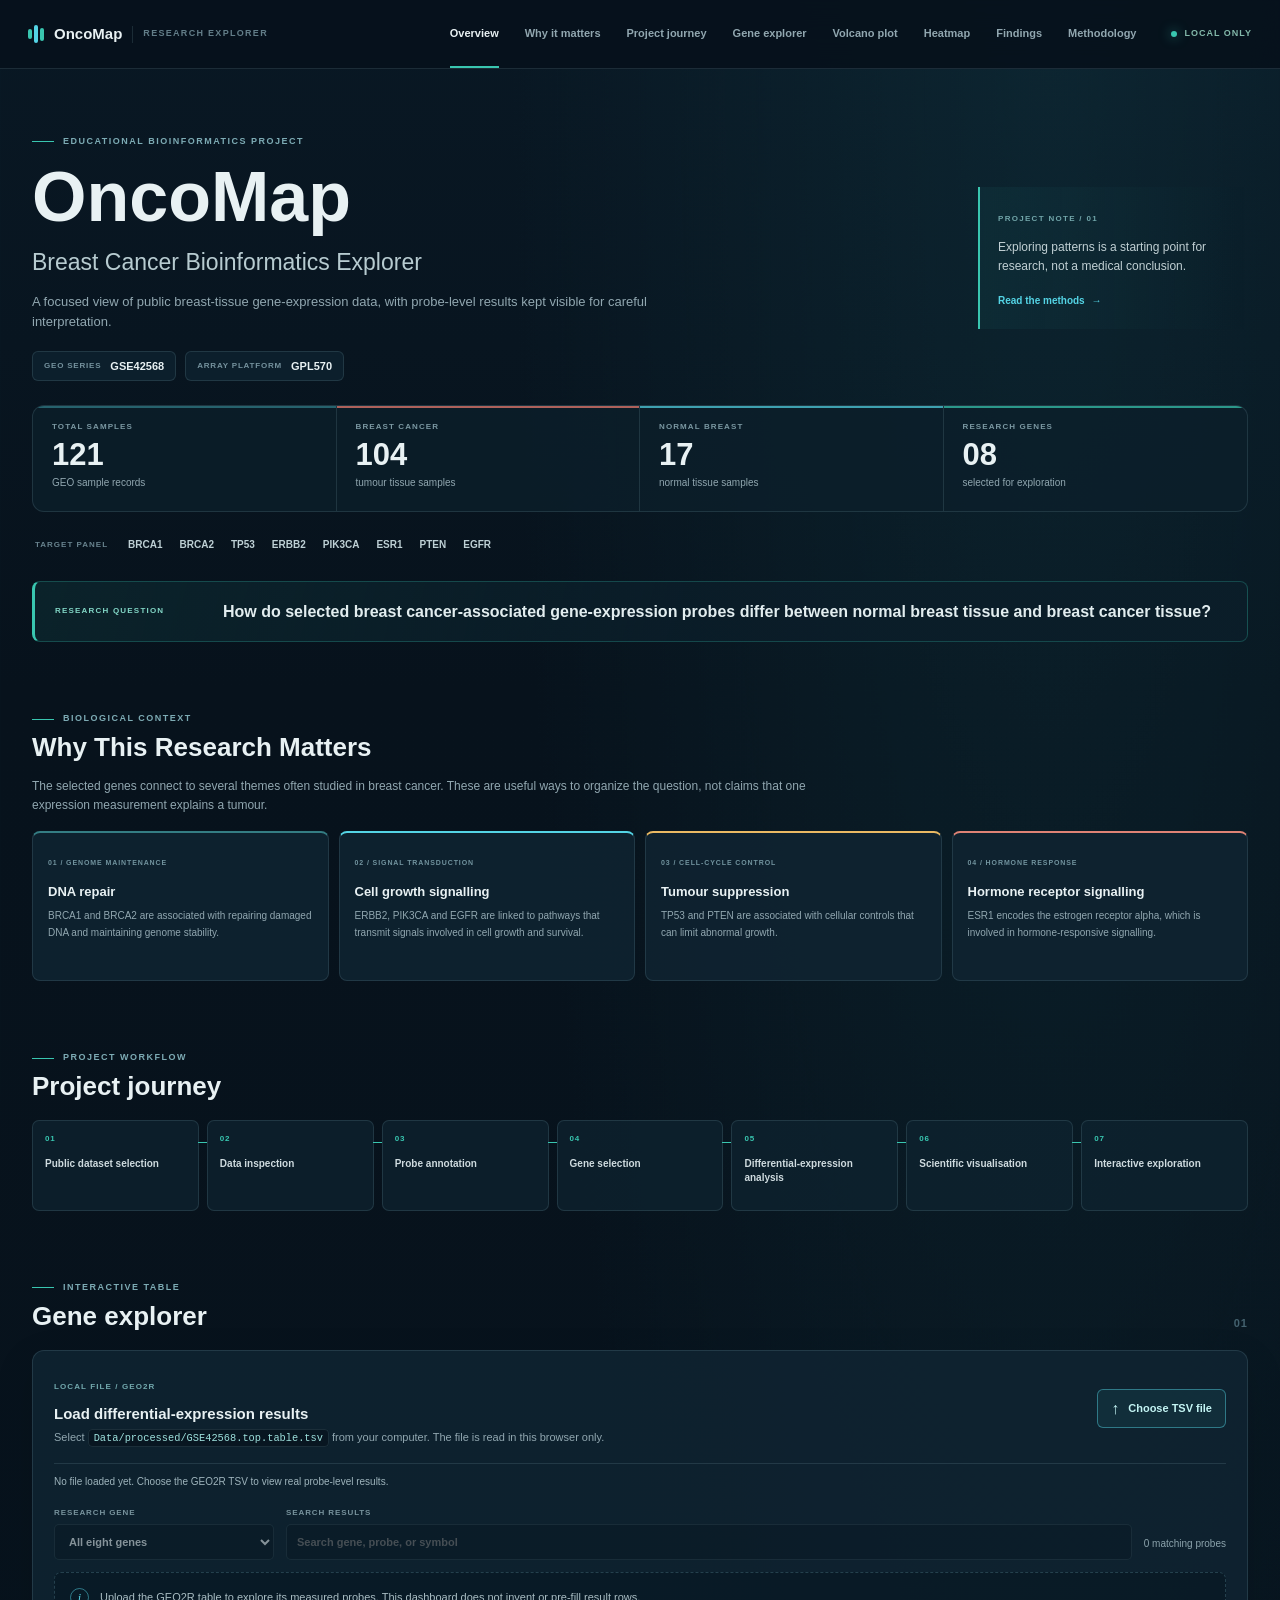
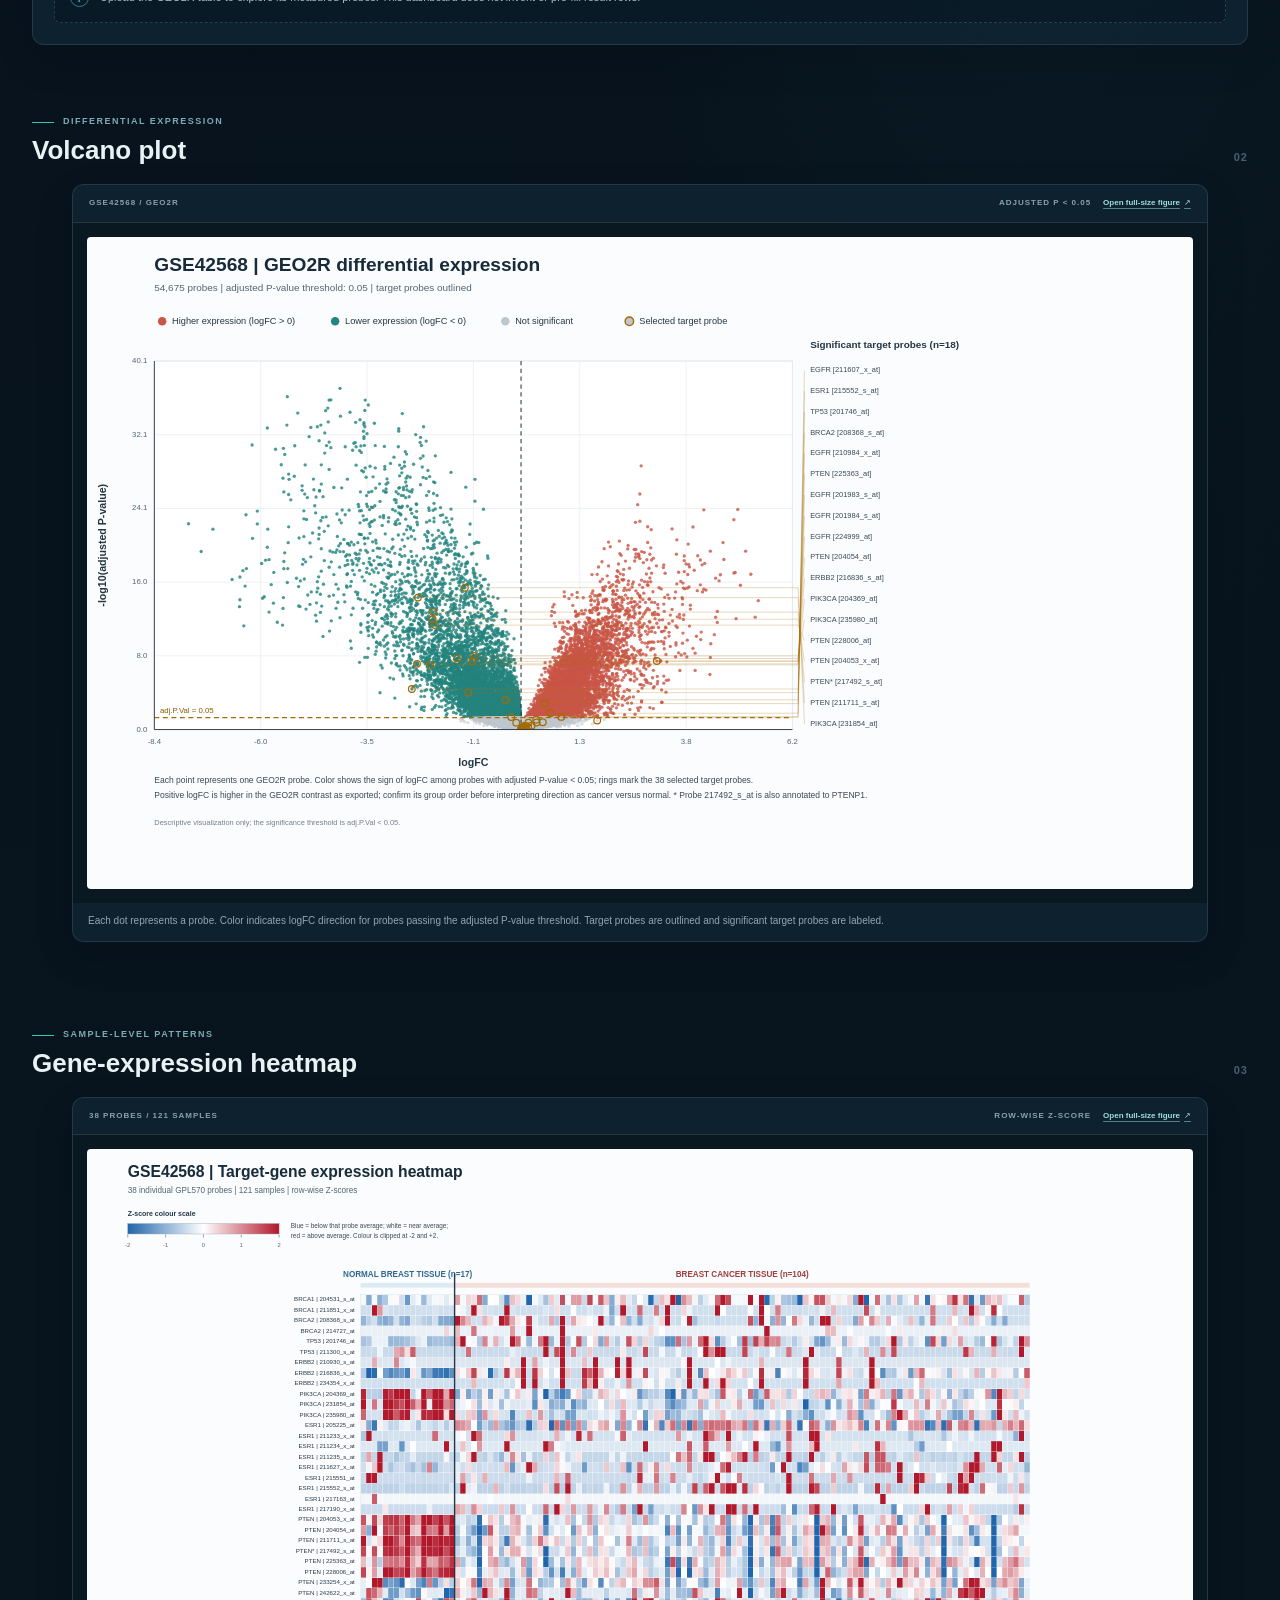
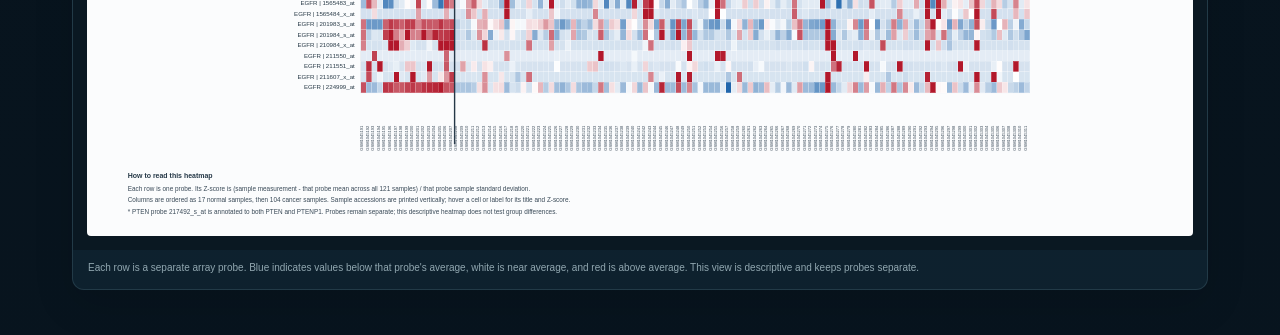
<file: index.html>
<!doctype html>
<html lang="en">
<head>
  <meta charset="utf-8">
  <meta name="viewport" content="width=device-width, initial-scale=1">
  <meta name="description" content="Explore OncoMap, a breast cancer gene-expression research dashboard.">
  <meta http-equiv="refresh" content="0; url=dashboard/">
  <title>OncoMap Research Dashboard</title>
</head>
<body>
  <main>
    <h1>OncoMap Research Dashboard</h1>
    <p>If you are not redirected automatically, <a href="dashboard/">Open the OncoMap research dashboard</a>.</p>
  </main>
</body>
</html>
</file>
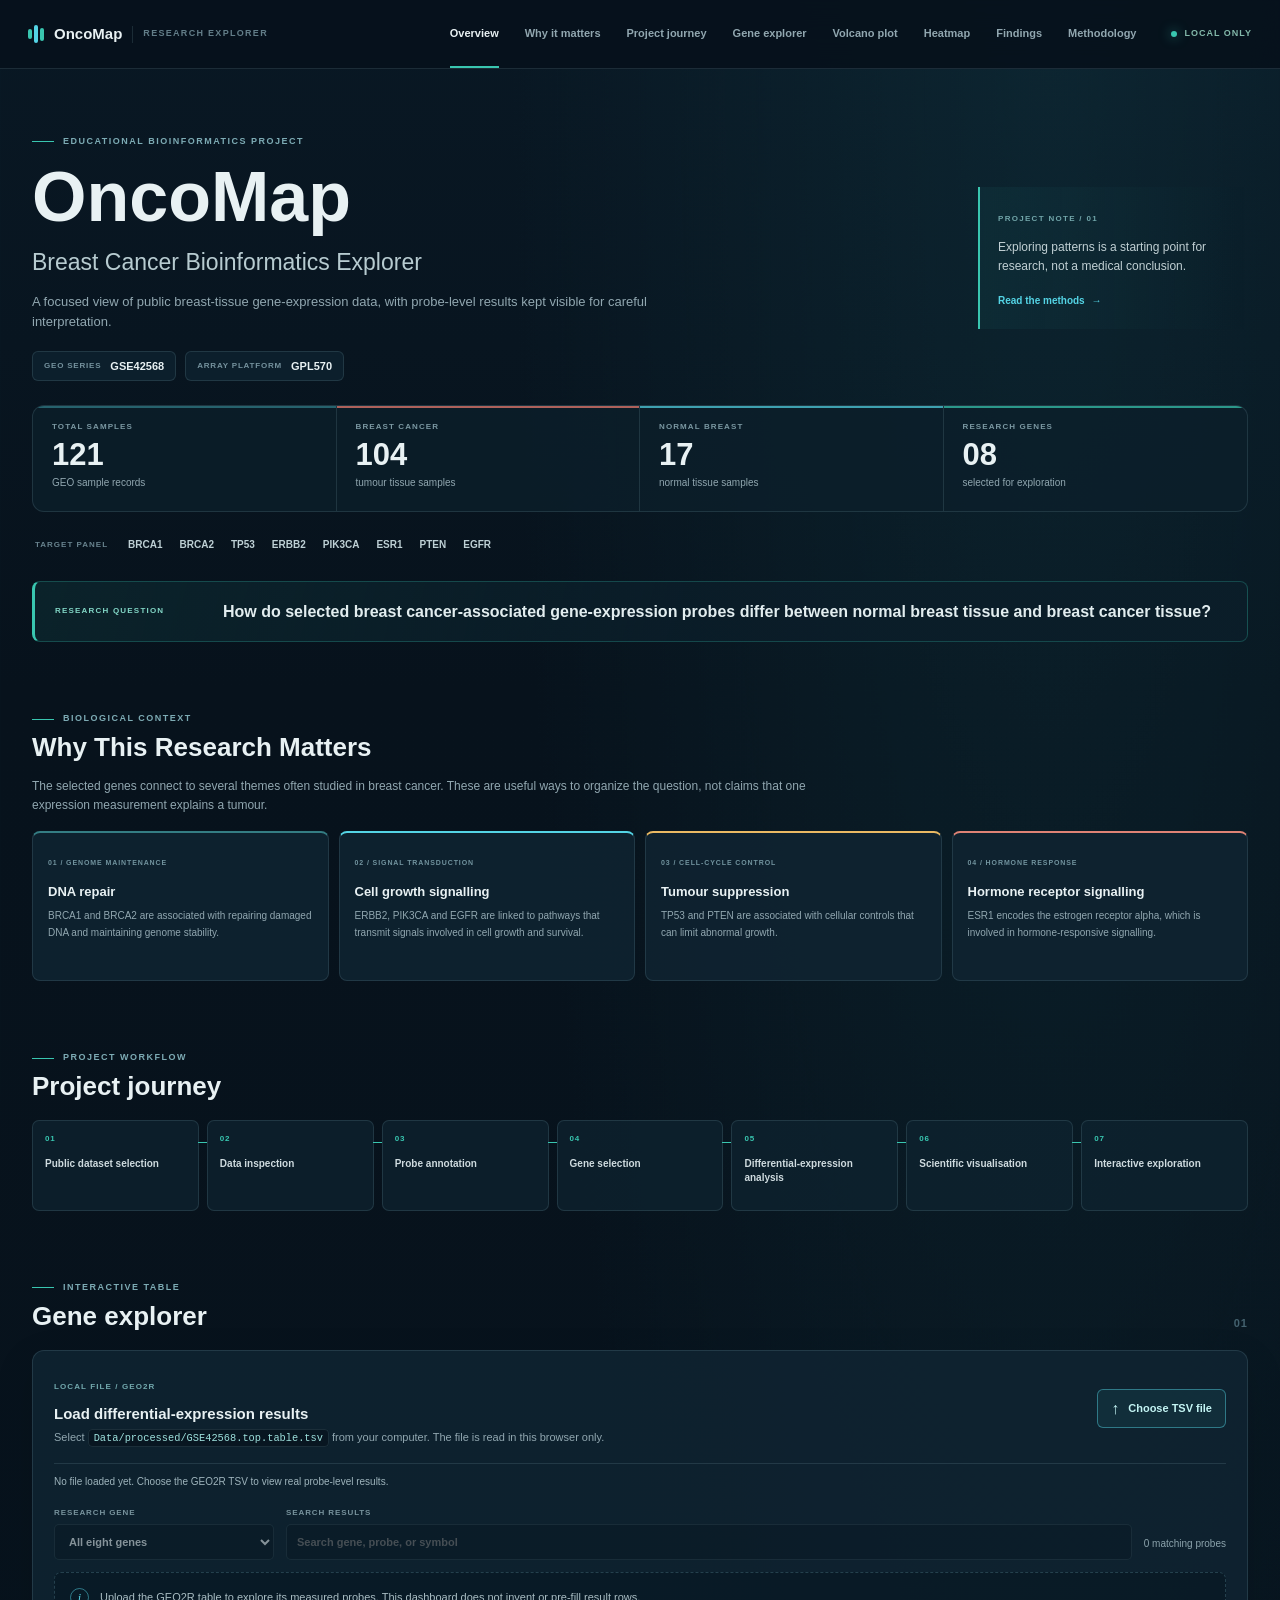
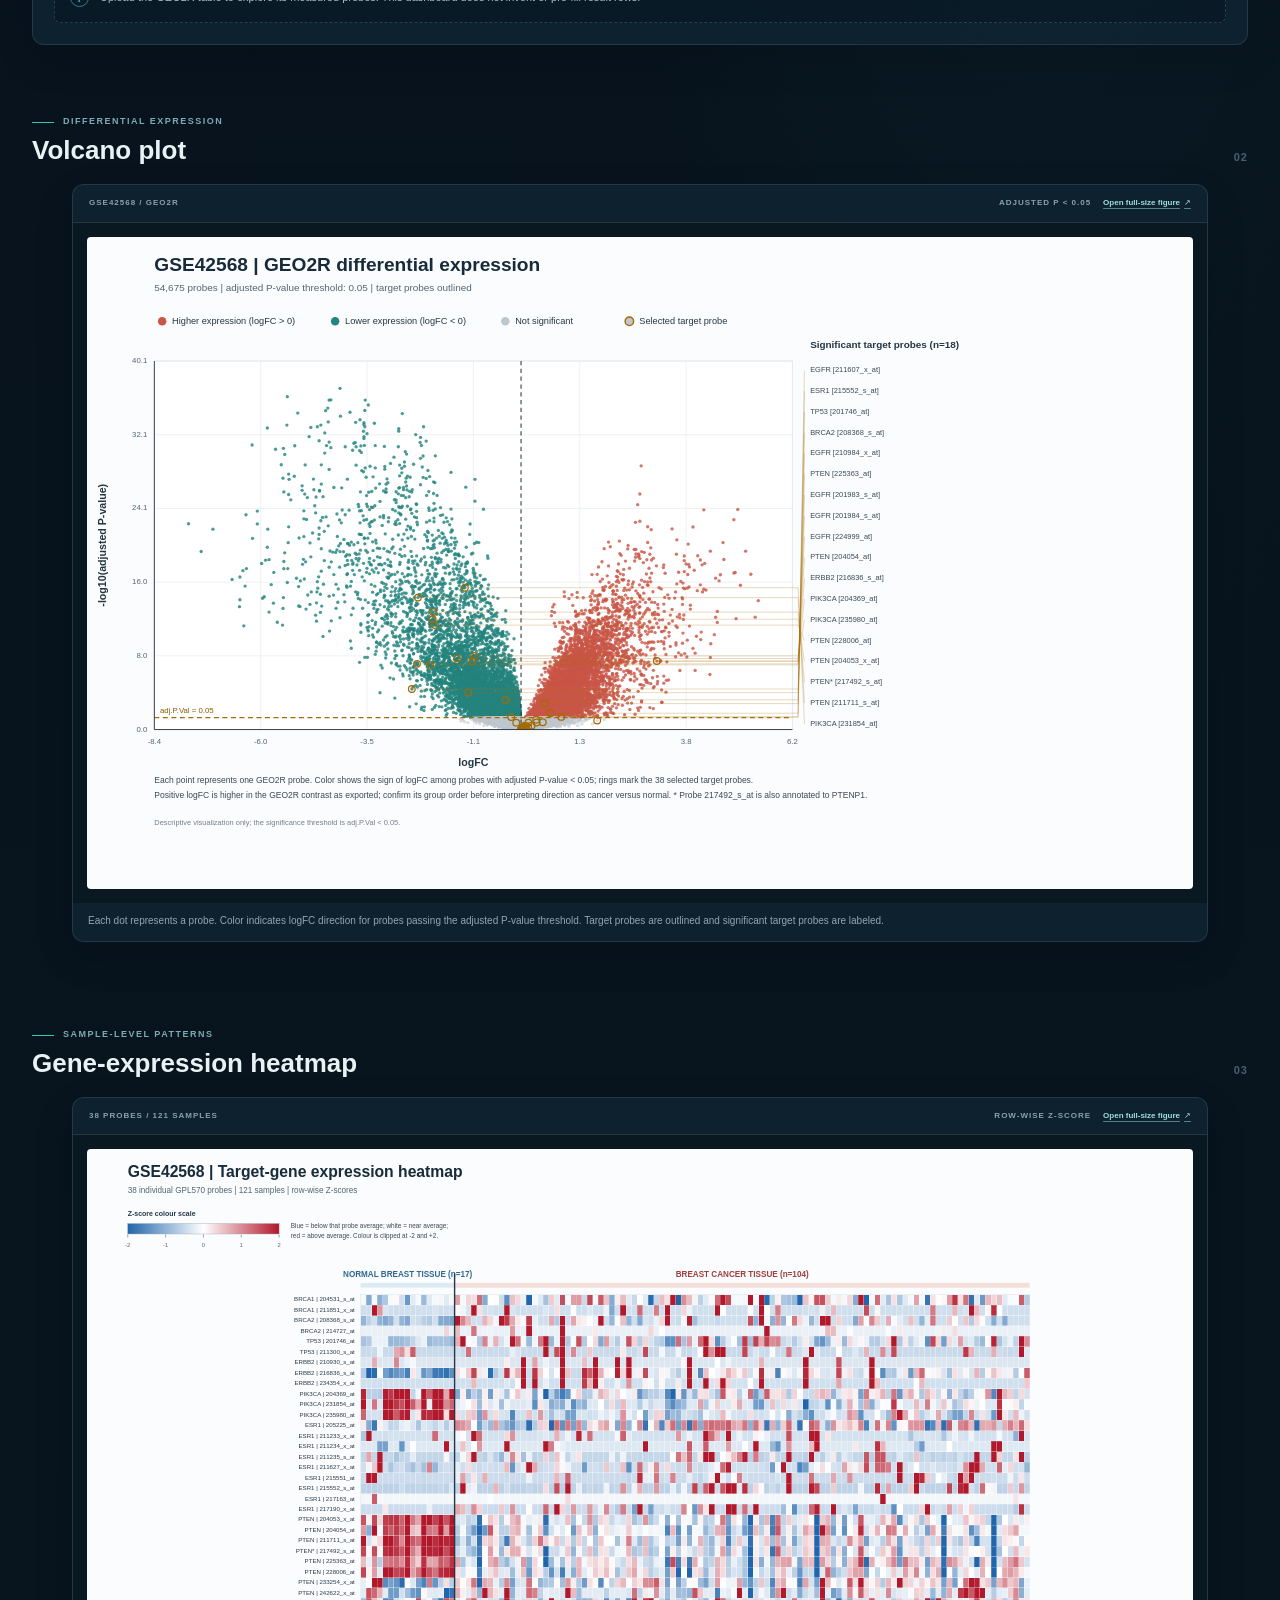
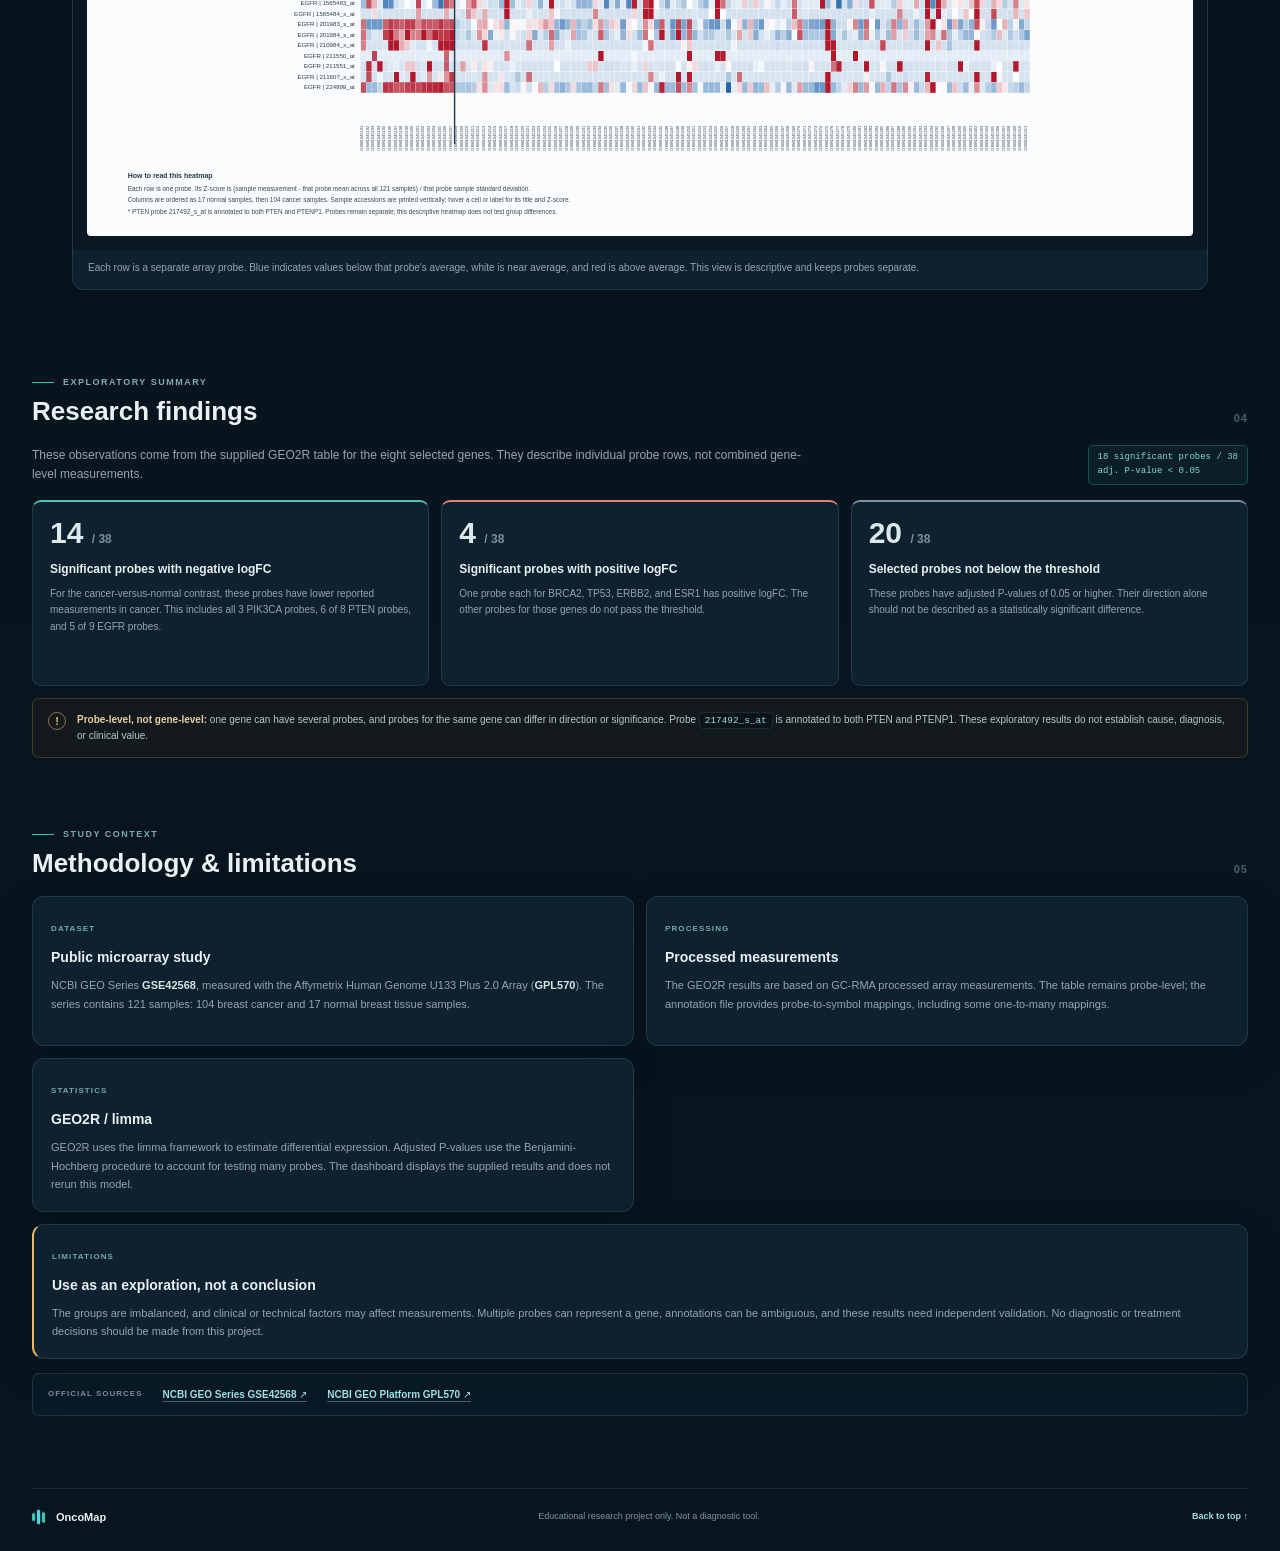
<file: dashboard/index.html>
<!doctype html>
<html lang="en">
<head>
  <meta charset="utf-8">
  <meta name="viewport" content="width=device-width, initial-scale=1">
  <meta name="theme-color" content="#07141f">
  <meta name="description" content="OncoMap is an educational breast cancer bioinformatics explorer for GEO dataset GSE42568.">
  <title>OncoMap | Breast Cancer Bioinformatics Explorer</title>
  <link rel="stylesheet" href="styles.css">
  <script src="app.js" defer></script>
</head>
<body>
  <a class="skip-link" href="#overview">Skip to research dashboard</a>
  <header class="topbar">
    <a class="brand" href="#overview" aria-label="OncoMap overview">
      <span class="brand-mark" aria-hidden="true"><span></span><span></span><span></span></span>
      <span class="brand-name">OncoMap</span>
      <span class="brand-divider" aria-hidden="true"></span>
      <span class="brand-context">RESEARCH EXPLORER</span>
    </a>
    <button class="nav-toggle" id="nav-toggle" type="button" aria-expanded="false" aria-controls="primary-nav" aria-label="Open navigation">
      <span></span><span></span>
    </button>
    <nav class="primary-nav" id="primary-nav" aria-label="Main navigation">
      <a href="#overview" class="nav-link is-active" aria-current="page">Overview</a>
      <a href="#why-research" class="nav-link">Why it matters</a>
      <a href="#project-journey" class="nav-link">Project journey</a>
      <a href="#gene-explorer" class="nav-link">Gene explorer</a>
      <a href="#volcano" class="nav-link">Volcano plot</a>
      <a href="#heatmap" class="nav-link">Heatmap</a>
      <a href="#findings" class="nav-link">Findings</a>
      <a href="#methodology" class="nav-link">Methodology</a>
    </nav>
    <span class="offline-indicator"><span></span> LOCAL ONLY</span>
  </header>

  <main>
    <section class="overview section-wrap" id="overview" aria-labelledby="page-title">
      <div class="overview-copy">
        <p class="eyebrow"><span class="eyebrow-rule"></span> EDUCATIONAL BIOINFORMATICS PROJECT</p>
        <h1 id="page-title">OncoMap</h1>
        <p class="hero-subtitle">Breast Cancer Bioinformatics Explorer</p>
        <p class="hero-description">A focused view of public breast-tissue gene-expression data, with probe-level results kept visible for careful interpretation.</p>
        <div class="dataset-tags" aria-label="Dataset details">
          <span><span class="tag-label">GEO SERIES</span> GSE42568</span>
          <span><span class="tag-label">ARRAY PLATFORM</span> GPL570</span>
        </div>
      </div>
      <aside class="overview-note" aria-label="Project purpose">
        <span class="note-index">PROJECT NOTE / 01</span>
        <p>Exploring patterns is a starting point for research, not a medical conclusion.</p>
        <a href="#methodology">Read the methods <span aria-hidden="true">&#8594;</span></a>
      </aside>
      <div class="overview-metrics" aria-label="Dataset summary">
        <article class="metric metric-total">
          <span class="metric-label">TOTAL SAMPLES</span>
          <strong>121</strong>
          <span class="metric-detail">GEO sample records</span>
        </article>
        <article class="metric metric-cancer">
          <span class="metric-label">BREAST CANCER</span>
          <strong>104</strong>
          <span class="metric-detail">tumour tissue samples</span>
        </article>
        <article class="metric metric-normal">
          <span class="metric-label">NORMAL BREAST</span>
          <strong>17</strong>
          <span class="metric-detail">normal tissue samples</span>
        </article>
        <article class="metric metric-genes">
          <span class="metric-label">RESEARCH GENES</span>
          <strong>08</strong>
          <span class="metric-detail">selected for exploration</span>
        </article>
      </div>
      <div class="gene-ribbon" aria-label="Selected research genes">
        <span class="ribbon-label">TARGET PANEL</span>
        <span>BRCA1</span><span>BRCA2</span><span>TP53</span><span>ERBB2</span>
        <span>PIK3CA</span><span>ESR1</span><span>PTEN</span><span>EGFR</span>
      </div>
      <div class="research-question" aria-labelledby="research-question-title">
        <span class="question-label" id="research-question-title">RESEARCH QUESTION</span>
        <p>How do selected breast cancer-associated gene-expression probes differ between normal breast tissue and breast cancer tissue?</p>
      </div>
    </section>

    <section class="section-wrap content-section" id="why-research" aria-labelledby="why-title">
      <div class="section-heading">
        <div>
          <p class="eyebrow"><span class="eyebrow-rule"></span> BIOLOGICAL CONTEXT</p>
          <h2 id="why-title">Why This Research Matters</h2>
        </div>
      </div>
      <p class="section-intro">The selected genes connect to several themes often studied in breast cancer. These are useful ways to organize the question, not claims that one expression measurement explains a tumour.</p>
      <div class="theme-grid">
        <article class="theme-item">
          <span class="theme-index">01 / GENOME MAINTENANCE</span>
          <h3>DNA repair</h3>
          <p>BRCA1 and BRCA2 are associated with repairing damaged DNA and maintaining genome stability.</p>
        </article>
        <article class="theme-item">
          <span class="theme-index">02 / SIGNAL TRANSDUCTION</span>
          <h3>Cell growth signalling</h3>
          <p>ERBB2, PIK3CA and EGFR are linked to pathways that transmit signals involved in cell growth and survival.</p>
        </article>
        <article class="theme-item">
          <span class="theme-index">03 / CELL-CYCLE CONTROL</span>
          <h3>Tumour suppression</h3>
          <p>TP53 and PTEN are associated with cellular controls that can limit abnormal growth.</p>
        </article>
        <article class="theme-item">
          <span class="theme-index">04 / HORMONE RESPONSE</span>
          <h3>Hormone receptor signalling</h3>
          <p>ESR1 encodes the estrogen receptor alpha, which is involved in hormone-responsive signalling.</p>
        </article>
      </div>
    </section>

    <section class="section-wrap content-section" id="project-journey" aria-labelledby="journey-title">
      <div class="section-heading">
        <div>
          <p class="eyebrow"><span class="eyebrow-rule"></span> PROJECT WORKFLOW</p>
          <h2 id="journey-title">Project journey</h2>
        </div>
      </div>
      <ol class="journey-list">
        <li><span>01</span><strong>Public dataset selection</strong></li>
        <li><span>02</span><strong>Data inspection</strong></li>
        <li><span>03</span><strong>Probe annotation</strong></li>
        <li><span>04</span><strong>Gene selection</strong></li>
        <li><span>05</span><strong>Differential-expression analysis</strong></li>
        <li><span>06</span><strong>Scientific visualisation</strong></li>
        <li><span>07</span><strong>Interactive exploration</strong></li>
      </ol>
    </section>

    <section class="section-wrap content-section" id="gene-explorer" aria-labelledby="explorer-title">
      <div class="section-heading">
        <div>
          <p class="eyebrow"><span class="eyebrow-rule"></span> INTERACTIVE TABLE</p>
          <h2 id="explorer-title">Gene explorer</h2>
        </div>
        <span class="section-number">01</span>
      </div>
      <div class="explorer-panel">
        <div class="upload-row">
          <div class="upload-copy">
            <span class="upload-step">LOCAL FILE / GEO2R</span>
            <h3>Load differential-expression results</h3>
            <p>Select <code>Data/processed/GSE42568.top.table.tsv</code> from your computer. The file is read in this browser only.</p>
          </div>
          <label class="upload-button" for="tsv-file">
            <span class="upload-icon" aria-hidden="true">&#8593;</span>
            <span>Choose TSV file</span>
            <input id="tsv-file" type="file" accept=".tsv,.txt,text/tab-separated-values,text/plain">
          </label>
        </div>
        <p class="upload-status" id="upload-status" role="status" aria-live="polite">No file loaded yet. Choose the GEO2R TSV to view real probe-level results.</p>
        <div class="explorer-controls" aria-label="Table filters">
          <label class="control-field" for="gene-filter">
            <span>RESEARCH GENE</span>
            <select id="gene-filter" disabled>
              <option value="all">All eight genes</option>
              <option value="BRCA1">BRCA1</option>
              <option value="BRCA2">BRCA2</option>
              <option value="TP53">TP53</option>
              <option value="ERBB2">ERBB2</option>
              <option value="PIK3CA">PIK3CA</option>
              <option value="ESR1">ESR1</option>
              <option value="PTEN">PTEN</option>
              <option value="EGFR">EGFR</option>
            </select>
          </label>
          <label class="control-field search-field" for="table-search">
            <span>SEARCH RESULTS</span>
            <input id="table-search" type="search" placeholder="Search gene, probe, or symbol" disabled>
          </label>
          <span class="result-count" id="result-count">0 matching probes</span>
        </div>
        <div class="table-message" id="table-message">
          <span class="message-symbol" aria-hidden="true">i</span>
          <p>Upload the GEO2R table to explore its measured probes. This dashboard does not invent or pre-fill result rows.</p>
        </div>
        <div class="table-scroll" id="table-scroll" hidden>
          <table class="results-table">
            <thead>
              <tr>
                <th scope="col" data-sort-column="gene" aria-sort="none"><button type="button" data-sort="gene" aria-label="Sort by target gene"><span class="sort-label">Target gene</span> <span class="sort-mark" aria-hidden="true">&#8597;</span></button></th>
                <th scope="col" data-sort-column="probe" aria-sort="none"><button type="button" data-sort="probe" aria-label="Sort by probe ID"><span class="sort-label">Probe ID</span> <span class="sort-mark" aria-hidden="true">&#8597;</span></button></th>
                <th scope="col">GEO2R gene symbol</th>
                <th scope="col" data-sort-column="logFC" aria-sort="none"><button type="button" data-sort="logFC" aria-label="Sort by log fold change"><span class="sort-label">logFC</span> <span class="sort-mark" aria-hidden="true">&#8597;</span></button></th>
                <th scope="col" data-sort-column="adjP" aria-sort="ascending"><button type="button" data-sort="adjP" aria-label="Sort by adjusted P-value, ascending"><span class="sort-label">Adjusted P-value</span> <span class="sort-mark" aria-hidden="true">&#8593;</span></button></th>
                <th scope="col" data-sort-column="significance" aria-sort="none"><button type="button" data-sort="significance" aria-label="Sort by significance"><span class="sort-label">Result</span> <span class="sort-mark" aria-hidden="true">&#8597;</span></button></th>
              </tr>
            </thead>
            <tbody id="results-body"></tbody>
          </table>
        </div>
      </div>
    </section>

    <section class="section-wrap content-section" id="volcano" aria-labelledby="volcano-title">
      <div class="section-heading">
        <div>
          <p class="eyebrow"><span class="eyebrow-rule"></span> DIFFERENTIAL EXPRESSION</p>
          <h2 id="volcano-title">Volcano plot</h2>
        </div>
        <span class="section-number">02</span>
      </div>
      <figure class="figure-panel">
        <div class="figure-toolbar"><span>GSE42568 / GEO2R</span><div class="figure-actions"><span>ADJUSTED P &lt; 0.05</span><a href="../figures/volcano_plot.svg" target="_blank" rel="noopener noreferrer">Open full-size figure <span aria-hidden="true">&#8599;</span></a></div></div>
        <p class="figure-scroll-hint"><span aria-hidden="true">&#8596;</span> Wide figure: scroll horizontally to inspect the details.</p>
        <div class="figure-viewport"><img src="../figures/volcano_plot.svg" alt="Volcano plot of GEO2R differential expression results. Points show log fold change and adjusted P-value; target probes are highlighted."></div>
        <figcaption>Each dot represents a probe. Color indicates logFC direction for probes passing the adjusted P-value threshold. Target probes are outlined and significant target probes are labeled.</figcaption>
      </figure>
    </section>

    <section class="section-wrap content-section" id="heatmap" aria-labelledby="heatmap-title">
      <div class="section-heading">
        <div>
          <p class="eyebrow"><span class="eyebrow-rule"></span> SAMPLE-LEVEL PATTERNS</p>
          <h2 id="heatmap-title">Gene-expression heatmap</h2>
        </div>
        <span class="section-number">03</span>
      </div>
      <figure class="figure-panel">
        <div class="figure-toolbar"><span>38 PROBES / 121 SAMPLES</span><div class="figure-actions"><span>ROW-WISE Z-SCORE</span><a href="../figures/gene_expression_heatmap.svg" target="_blank" rel="noopener noreferrer">Open full-size figure <span aria-hidden="true">&#8599;</span></a></div></div>
        <p class="figure-scroll-hint"><span aria-hidden="true">&#8596;</span> Wide figure: scroll horizontally to inspect the details.</p>
        <div class="figure-viewport"><img src="../figures/gene_expression_heatmap.svg" alt="Heatmap of row-wise standardized expression for 38 individual target probes across normal breast and breast cancer samples."></div>
        <figcaption>Each row is a separate array probe. Blue indicates values below that probe's average, white is near average, and red is above average. This view is descriptive and keeps probes separate.</figcaption>
      </figure>
    </section>

    <section class="section-wrap content-section" id="findings" aria-labelledby="findings-title">
      <div class="section-heading">
        <div>
          <p class="eyebrow"><span class="eyebrow-rule"></span> EXPLORATORY SUMMARY</p>
          <h2 id="findings-title">Research findings</h2>
        </div>
        <span class="section-number">04</span>
      </div>
      <div class="findings-intro">
        <p>These observations come from the supplied GEO2R table for the eight selected genes. They describe individual probe rows, not combined gene-level measurements.</p>
        <span class="threshold-chip">18 significant probes / 38<br>adj. P-value &lt; 0.05</span>
      </div>
      <div class="finding-grid">
        <article class="finding-card finding-down">
          <span class="finding-count">14 <small>/ 38</small></span>
          <h3>Significant probes with negative logFC</h3>
          <p>For the cancer-versus-normal contrast, these probes have lower reported measurements in cancer. This includes all 3 PIK3CA probes, 6 of 8 PTEN probes, and 5 of 9 EGFR probes.</p>
        </article>
        <article class="finding-card finding-up">
          <span class="finding-count">4 <small>/ 38</small></span>
          <h3>Significant probes with positive logFC</h3>
          <p>One probe each for BRCA2, TP53, ERBB2, and ESR1 has positive logFC. The other probes for those genes do not pass the threshold.</p>
        </article>
        <article class="finding-card finding-caution">
          <span class="finding-count">20 <small>/ 38</small></span>
          <h3>Selected probes not below the threshold</h3>
          <p>These probes have adjusted P-values of 0.05 or higher. Their direction alone should not be described as a statistically significant difference.</p>
        </article>
      </div>
      <aside class="interpretation-note">
        <span class="note-mark" aria-hidden="true">!</span>
        <p><strong>Probe-level, not gene-level:</strong> one gene can have several probes, and probes for the same gene can differ in direction or significance. Probe <code>217492_s_at</code> is annotated to both PTEN and PTENP1. These exploratory results do not establish cause, diagnosis, or clinical value.</p>
      </aside>
    </section>

    <section class="section-wrap content-section" id="methodology" aria-labelledby="methodology-title">
      <div class="section-heading">
        <div>
          <p class="eyebrow"><span class="eyebrow-rule"></span> STUDY CONTEXT</p>
          <h2 id="methodology-title">Methodology &amp; limitations</h2>
        </div>
        <span class="section-number">05</span>
      </div>
      <div class="method-grid">
        <article class="method-card">
          <span class="method-label">DATASET</span>
          <h3>Public microarray study</h3>
          <p>NCBI GEO Series <strong>GSE42568</strong>, measured with the Affymetrix Human Genome U133 Plus 2.0 Array (<strong>GPL570</strong>). The series contains 121 samples: 104 breast cancer and 17 normal breast tissue samples.</p>
        </article>
        <article class="method-card">
          <span class="method-label">PROCESSING</span>
          <h3>Processed measurements</h3>
          <p>The GEO2R results are based on GC-RMA processed array measurements. The table remains probe-level; the annotation file provides probe-to-symbol mappings, including some one-to-many mappings.</p>
        </article>
        <article class="method-card">
          <span class="method-label">STATISTICS</span>
          <h3>GEO2R / limma</h3>
          <p>GEO2R uses the limma framework to estimate differential expression. Adjusted P-values use the Benjamini-Hochberg procedure to account for testing many probes. The dashboard displays the supplied results and does not rerun this model.</p>
        </article>
        <article class="method-card method-limitations">
          <span class="method-label">LIMITATIONS</span>
          <h3>Use as an exploration, not a conclusion</h3>
          <p>The groups are imbalanced, and clinical or technical factors may affect measurements. Multiple probes can represent a gene, annotations can be ambiguous, and these results need independent validation. No diagnostic or treatment decisions should be made from this project.</p>
        </article>
      </div>
      <div class="source-links" aria-label="Official research sources">
        <span class="source-label">OFFICIAL SOURCES</span>
        <a href="https://www.ncbi.nlm.nih.gov/geo/query/acc.cgi?acc=GSE42568" target="_blank" rel="noopener noreferrer">NCBI GEO Series GSE42568 <span aria-hidden="true">&#8599;</span></a>
        <a href="https://www.ncbi.nlm.nih.gov/geo/query/acc.cgi?acc=GPL570" target="_blank" rel="noopener noreferrer">NCBI GEO Platform GPL570 <span aria-hidden="true">&#8599;</span></a>
      </div>
    </section>
  </main>

  <footer class="site-footer">
    <div class="footer-brand"><span class="brand-mark small" aria-hidden="true"><span></span><span></span><span></span></span><strong>OncoMap</strong></div>
    <p>Educational research project only. Not a diagnostic tool.</p>
    <a href="#overview">Back to top <span aria-hidden="true">&#8593;</span></a>
  </footer>
</body>
</html>
</file>
<file: dashboard/styles.css>
:root {
  color-scheme: dark;
  --navy-950: #07121c;
  --navy-900: #0a1925;
  --navy-850: #0d202d;
  --navy-800: #112735;
  --navy-700: #1b3947;
  --ink: #e8f1f3;
  --muted: #91a7b0;
  --subtle: #637e89;
  --teal: #39c6b0;
  --cyan: #54d4e5;
  --line: rgba(136, 177, 188, 0.17);
  --surface: rgba(15, 36, 49, 0.88);
  --surface-strong: #102633;
  --red: #ef7c70;
  --amber: #eab963;
  --radius: 12px;
  --content: 1240px;
  font-family: "Segoe UI", "Arial", sans-serif;
  font-synthesis: none;
  text-rendering: optimizeLegibility;
}

* { box-sizing: border-box; }
html { scroll-behavior: smooth; scroll-padding-top: 84px; background: var(--navy-950); }
body {
  margin: 0;
  min-width: 320px;
  color: var(--ink);
  background:
    radial-gradient(ellipse at 82% 0%, rgba(35, 122, 132, 0.14), transparent 34rem),
    linear-gradient(180deg, #091824 0%, var(--navy-950) 43rem, #08151f 100%);
  line-height: 1.55;
}
a { color: inherit; text-decoration: none; }
button, input, select { font: inherit; }
button, a, input, select { -webkit-tap-highlight-color: transparent; }
::selection { color: #07141c; background: var(--cyan); }

.skip-link {
  position: fixed;
  z-index: 20;
  top: 8px;
  left: 8px;
  padding: 10px 14px;
  transform: translateY(-150%);
  color: var(--navy-950);
  background: var(--cyan);
  border-radius: 6px;
}
.skip-link:focus { transform: translateY(0); }

.topbar {
  position: sticky;
  z-index: 10;
  top: 0;
  display: flex;
  align-items: center;
  gap: 24px;
  min-height: 68px;
  padding: 0 max(28px, calc((100vw - 1440px) / 2));
  border-bottom: 1px solid var(--line);
  background: rgba(7, 18, 28, 0.94);
  backdrop-filter: blur(16px);
}
.brand { display: inline-flex; align-items: center; gap: 10px; white-space: nowrap; }
.brand-name { font-size: 15px; font-weight: 750; letter-spacing: 0; }
.brand-context, .brand-divider { color: var(--subtle); }
.brand-context { font-size: 9px; font-weight: 700; letter-spacing: 1.3px; }
.brand-divider { width: 1px; height: 17px; background: var(--line); }
.brand-mark { display: inline-flex; align-items: center; gap: 2px; height: 20px; }
.brand-mark span { width: 4px; border-radius: 4px; background: var(--teal); }
.brand-mark span:nth-child(1) { height: 10px; }
.brand-mark span:nth-child(2) { height: 18px; background: var(--cyan); }
.brand-mark span:nth-child(3) { height: 13px; }
.primary-nav { display: flex; align-items: stretch; gap: 4px; margin-left: auto; height: 68px; }
.nav-link { position: relative; display: inline-flex; align-items: center; padding: 0 11px; color: var(--muted); font-size: 11px; font-weight: 600; transition: color 160ms ease; }
.nav-link:hover, .nav-link:focus-visible, .nav-link.is-active { color: var(--ink); }
.nav-link.is-active::after { position: absolute; right: 11px; bottom: 0; left: 11px; height: 2px; content: ""; background: var(--teal); }
.offline-indicator { display: inline-flex; align-items: center; gap: 7px; color: #83b9aa; font-size: 9px; font-weight: 750; letter-spacing: 1px; white-space: nowrap; }
.offline-indicator span { width: 6px; height: 6px; border-radius: 50%; background: var(--teal); box-shadow: 0 0 12px rgba(57, 198, 176, 0.7); }
.nav-toggle { display: none; }

.section-wrap { width: min(var(--content), calc(100% - 64px)); margin-right: auto; margin-left: auto; }
.overview { display: grid; grid-template-columns: minmax(0, 1fr) 270px; gap: 24px 40px; padding-top: 66px; }
.overview-copy { max-width: 770px; animation: rise-in 500ms ease both; }
.eyebrow { display: flex; align-items: center; gap: 9px; margin: 0 0 14px; color: #7dabb4; font-size: 9px; font-weight: 800; letter-spacing: 1.5px; }
.eyebrow-rule { display: inline-block; width: 22px; height: 1px; background: var(--teal); }
h1, h2, h3, p { margin-top: 0; }
h1 { margin-bottom: 0; font-size: clamp(42px, 6vw, 70px); line-height: 0.98; font-weight: 750; letter-spacing: 0; }
.hero-subtitle { margin: 13px 0 12px; color: #b7cbd0; font-size: clamp(18px, 2vw, 23px); font-weight: 400; }
.hero-description { max-width: 630px; margin-bottom: 19px; color: var(--muted); font-size: 13px; }
.dataset-tags { display: flex; flex-wrap: wrap; gap: 9px; }
.dataset-tags > span { display: inline-flex; align-items: center; gap: 9px; min-height: 30px; padding: 0 11px; border: 1px solid var(--line); border-radius: 6px; background: rgba(16, 38, 51, 0.68); font-size: 11px; font-weight: 700; }
.tag-label { color: #75929e; font-size: 8px; letter-spacing: 0.8px; }
.overview-note { align-self: center; padding: 17px 18px; border-left: 2px solid var(--teal); background: linear-gradient(90deg, rgba(33, 113, 115, 0.12), transparent); animation: rise-in 600ms 80ms ease both; }
.note-index { color: #71a5a9; font-size: 8px; font-weight: 800; letter-spacing: 1.3px; }
.overview-note p { margin: 9px 0 11px; color: #c1d0d4; font-size: 12px; line-height: 1.6; }
.overview-note a { color: var(--cyan); font-size: 10px; font-weight: 700; }
.overview-note a span { padding-left: 4px; }
.overview-metrics { grid-column: 1 / -1; display: grid; grid-template-columns: repeat(4, minmax(0, 1fr)); border: 1px solid var(--line); border-radius: var(--radius); overflow: hidden; background: rgba(12, 31, 43, 0.78); animation: rise-in 650ms 120ms ease both; }
.metric { position: relative; min-height: 105px; padding: 15px 19px; border-right: 1px solid var(--line); }
.metric:last-child { border-right: 0; }
.metric::before { position: absolute; top: 0; left: 0; width: 100%; height: 2px; content: ""; background: #327d88; opacity: 0.72; }
.metric-cancer::before { background: var(--red); }
.metric-normal::before { background: var(--cyan); }
.metric-genes::before { background: var(--teal); }
.metric-label { display: block; color: #7b98a2; font-size: 8px; font-weight: 800; letter-spacing: 1.1px; }
.metric strong { display: inline-block; margin-top: 5px; font-size: 31px; font-variant-numeric: tabular-nums; line-height: 1.05; font-weight: 650; }
.metric-detail { display: block; margin-top: 2px; color: var(--muted); font-size: 10px; }
.gene-ribbon { grid-column: 1 / -1; display: flex; flex-wrap: wrap; align-items: center; gap: 8px 17px; padding: 1px 3px 4px; color: #bed0d5; font-size: 10px; font-weight: 650; }
.ribbon-label { margin-right: 3px; color: #68838e; font-size: 8px; font-weight: 800; letter-spacing: 1px; }
.research-question { grid-column: 1 / -1; display: grid; grid-template-columns: 150px minmax(0, 1fr); align-items: center; gap: 18px; padding: 18px 20px; border: 1px solid rgba(57, 198, 176, 0.26); border-left: 3px solid var(--teal); border-radius: 8px; background: linear-gradient(105deg, rgba(28, 107, 103, 0.18), rgba(11, 30, 42, 0.78) 55%); }
.question-label { color: #82d6c6; font-size: 8px; font-weight: 800; letter-spacing: 1.2px; }
.research-question p { margin: 0; color: #e2edef; font-size: 16px; font-weight: 560; line-height: 1.45; }

.content-section { padding-top: 70px; scroll-margin-top: 88px; }
.section-heading { display: flex; align-items: end; justify-content: space-between; gap: 16px; margin-bottom: 18px; }
.section-heading .eyebrow { margin-bottom: 7px; }
h2 { margin: 0; font-size: 26px; line-height: 1.15; font-weight: 680; letter-spacing: 0; }
.section-number { color: #44626f; font-size: 11px; font-weight: 800; letter-spacing: 1px; }
.section-intro { max-width: 820px; margin: -4px 0 17px; color: var(--muted); font-size: 12px; }
.theme-grid { display: grid; grid-template-columns: repeat(4, minmax(0, 1fr)); gap: 10px; }
.theme-item { min-height: 150px; padding: 15px; border: 1px solid var(--line); border-top: 2px solid #347d83; border-radius: 8px; background: var(--surface); }
.theme-item:nth-child(2) { border-top-color: var(--cyan); }
.theme-item:nth-child(3) { border-top-color: var(--amber); }
.theme-item:nth-child(4) { border-top-color: #df8375; }
.theme-index { color: #71939e; font-size: 7px; font-weight: 800; letter-spacing: 0.9px; }
.theme-item h3 { margin: 9px 0 6px; font-size: 13px; font-weight: 670; }
.theme-item p { margin: 0; color: var(--muted); font-size: 10px; line-height: 1.65; }
.journey-list { display: grid; grid-template-columns: repeat(7, minmax(0, 1fr)); gap: 8px; margin: 0; padding: 0; list-style: none; counter-reset: journey; }
.journey-list li { position: relative; display: flex; flex-direction: column; gap: 12px; min-height: 91px; padding: 12px; border: 1px solid var(--line); border-radius: 7px; background: rgba(15, 36, 49, 0.7); }
.journey-list li:not(:last-child)::after { position: absolute; z-index: 1; top: 21px; right: -9px; width: 9px; height: 1px; content: ""; background: var(--teal); }
.journey-list li span { color: var(--teal); font-size: 8px; font-weight: 800; letter-spacing: 0.8px; }
.journey-list li strong { color: #cfdbdf; font-size: 10px; font-weight: 620; line-height: 1.4; }
.explorer-panel, .figure-panel, .method-card { border: 1px solid var(--line); border-radius: var(--radius); background: var(--surface); box-shadow: 0 14px 40px rgba(0, 0, 0, 0.12); }
.explorer-panel { padding: 21px; }
.upload-row { display: flex; align-items: center; justify-content: space-between; gap: 22px; padding-bottom: 17px; border-bottom: 1px solid var(--line); }
.upload-step { color: #72a8ad; font-size: 8px; font-weight: 800; letter-spacing: 1.1px; }
.upload-copy h3 { margin: 5px 0 4px; font-size: 15px; font-weight: 650; }
.upload-copy p { margin: 0; color: var(--muted); font-size: 11px; }
code { padding: 2px 5px; border: 1px solid rgba(120, 166, 176, 0.17); border-radius: 4px; color: #9de0dc; background: rgba(5, 17, 26, 0.64); font-family: Consolas, "Courier New", monospace; font-size: 0.94em; }
.upload-button { position: relative; display: inline-flex; align-items: center; justify-content: center; gap: 9px; flex: 0 0 auto; min-height: 39px; padding: 0 13px; border: 1px solid rgba(84, 212, 229, 0.45); border-radius: 6px; color: #c4f5f4; background: rgba(39, 130, 139, 0.13); cursor: pointer; font-size: 11px; font-weight: 700; transition: background 160ms ease, border-color 160ms ease; }
.upload-button:hover { border-color: var(--cyan); background: rgba(39, 130, 139, 0.25); }
.upload-button:focus-within { outline: 2px solid var(--cyan); outline-offset: 3px; }
.upload-icon { font-size: 16px; line-height: 1; }
.upload-button input { position: absolute; width: 1px; height: 1px; overflow: hidden; clip: rect(0, 0, 0, 0); white-space: nowrap; clip-path: inset(50%); }
.upload-status { min-height: 17px; margin: 10px 0 16px; color: #9eb4bc; font-size: 10px; }
.upload-status[data-state="error"] { color: #ff9a91; }
.upload-status[data-state="success"] { color: #77d7bc; }
.upload-status[data-state="warning"] { color: #f0c77b; }
.explorer-controls { display: grid; grid-template-columns: 220px minmax(220px, 1fr) auto; align-items: end; gap: 12px; margin-bottom: 12px; }
.control-field { display: grid; gap: 5px; color: #78939d; font-size: 8px; font-weight: 800; letter-spacing: 0.9px; }
.control-field select, .control-field input { width: 100%; min-height: 36px; padding: 0 10px; border: 1px solid rgba(124, 164, 174, 0.22); border-radius: 5px; outline: none; color: var(--ink); background: #0a1a25; font-size: 11px; letter-spacing: 0; }
.control-field select:focus, .control-field input:focus { border-color: var(--cyan); box-shadow: 0 0 0 2px rgba(84, 212, 229, 0.13); }
.control-field select:disabled, .control-field input:disabled { opacity: 0.55; }
.result-count { padding-bottom: 9px; color: #8ca4ad; font-size: 10px; white-space: nowrap; }
.table-message { display: flex; align-items: flex-start; gap: 11px; padding: 15px; border: 1px dashed rgba(102, 156, 169, 0.3); border-radius: 7px; background: rgba(8, 24, 34, 0.62); }
.message-symbol { display: grid; flex: 0 0 19px; place-items: center; width: 19px; height: 19px; border: 1px solid rgba(84, 212, 229, 0.5); border-radius: 50%; color: var(--cyan); font-family: Georgia, serif; font-size: 12px; font-style: italic; }
.table-message p { margin: 1px 0 0; color: #a9bdc3; font-size: 11px; }
.table-scroll { overflow: auto; max-height: 530px; border: 1px solid var(--line); border-radius: 7px; }
.results-table { width: 100%; border-collapse: collapse; min-width: 850px; font-size: 11px; font-variant-numeric: tabular-nums; }
.results-table th { position: sticky; z-index: 1; top: 0; padding: 10px 11px; color: #9cb2ba; background: #102633; text-align: left; font-size: 8px; letter-spacing: 0.65px; text-transform: uppercase; }
.results-table th button { padding: 0; border: 0; color: inherit; background: transparent; cursor: pointer; font-size: inherit; font-weight: 800; letter-spacing: inherit; text-transform: inherit; }
.results-table th button:hover, .results-table th button:focus-visible { color: var(--cyan); }
.sort-mark { padding-left: 3px; color: #5c7d88; font-size: 11px; }
.results-table th[aria-sort="ascending"] .sort-mark, .results-table th[aria-sort="descending"] .sort-mark { color: var(--cyan); }
.results-table td { padding: 8px 11px; border-top: 1px solid rgba(136, 177, 188, 0.1); color: #cad7db; white-space: nowrap; }
.results-table tbody tr:hover { background: rgba(74, 164, 167, 0.08); }
.results-table td:nth-child(2) { color: #8fdbd8; font-family: Consolas, "Courier New", monospace; }
.result-badge { display: inline-flex; align-items: center; gap: 6px; padding: 3px 7px; border-radius: 999px; font-size: 9px; font-weight: 700; }
.result-badge::before { width: 5px; height: 5px; border-radius: 50%; content: ""; background: currentColor; }
.result-badge.significant { color: #82ddc4; background: rgba(50, 154, 127, 0.14); }
.result-badge.not-significant { color: #9aadb4; background: rgba(124, 144, 153, 0.12); }

.figure-panel { overflow: hidden; }
.figure-toolbar { display: flex; justify-content: space-between; gap: 12px; padding: 12px 16px; border-bottom: 1px solid var(--line); color: #86a4ad; font-size: 8px; font-weight: 800; letter-spacing: 1px; }
.figure-actions { display: flex; align-items: center; justify-content: flex-end; flex-wrap: wrap; gap: 12px; }
.figure-actions a { display: inline-flex; align-items: center; gap: 4px; color: #9de0dc; font-size: 8px; letter-spacing: 0; text-decoration: underline; text-decoration-color: rgba(157, 224, 220, 0.5); text-underline-offset: 3px; }
.figure-actions a:hover, .figure-actions a:focus-visible { color: var(--cyan); }
.figure-scroll-hint { display: none; margin: 0; padding: 8px 13px 0; color: #9eb4bc; font-size: 10px; }
.figure-scroll-hint span { padding-right: 4px; color: var(--cyan); }
.figure-viewport { overflow: auto; padding: 14px; background: #0a1822; overscroll-behavior-inline: contain; scrollbar-color: #347b82 #0a1822; scrollbar-width: thin; -webkit-overflow-scrolling: touch; }
.figure-viewport img { display: block; width: 100%; height: auto; min-width: 680px; max-width: 1380px; border-radius: 4px; }
figcaption { padding: 10px 15px 13px; color: var(--muted); font-size: 10px; }

.findings-intro { display: flex; align-items: center; justify-content: space-between; gap: 20px; margin-bottom: 15px; }
.findings-intro p { max-width: 770px; margin: 0; color: var(--muted); font-size: 12px; }
.threshold-chip { flex: 0 0 auto; padding: 5px 9px; border: 1px solid rgba(57, 198, 176, 0.27); border-radius: 5px; color: #86d8c6; background: rgba(31, 106, 98, 0.13); font-family: Consolas, "Courier New", monospace; font-size: 9px; }
.finding-grid { display: grid; grid-template-columns: repeat(3, minmax(0, 1fr)); gap: 12px; }
.finding-card { min-height: 186px; padding: 16px 17px; border: 1px solid var(--line); border-top: 2px solid #65838d; border-radius: 9px; background: var(--surface); }
.finding-down { border-top-color: #4bc5ba; }
.finding-up { border-top-color: #e18473; }
.finding-caution { border-top-color: #7b91a0; }
.finding-count { color: #dce9ec; font-size: 30px; font-weight: 700; line-height: 1; font-variant-numeric: tabular-nums; }
.finding-count small { color: #79919a; font-size: 12px; font-weight: 600; }
.finding-card h3 { margin: 10px 0 7px; font-size: 12px; font-weight: 680; }
.finding-card p { margin: 0; color: var(--muted); font-size: 10px; line-height: 1.65; }
.interpretation-note { display: flex; gap: 11px; margin-top: 12px; padding: 13px 15px; border: 1px solid rgba(234, 185, 99, 0.2); border-radius: 7px; background: rgba(116, 81, 31, 0.1); }
.note-mark { display: grid; flex: 0 0 18px; place-items: center; width: 18px; height: 18px; border: 1px solid rgba(234, 185, 99, 0.55); border-radius: 50%; color: var(--amber); font-size: 11px; font-weight: 800; }
.interpretation-note p { margin: 0; color: #b8c5c6; font-size: 10px; }
.interpretation-note strong { color: #e8d09d; }

.method-grid { display: grid; grid-template-columns: repeat(2, minmax(0, 1fr)); gap: 12px; }
.method-card { min-height: 150px; padding: 17px 18px; }
.method-label { color: #73aaa9; font-size: 8px; font-weight: 800; letter-spacing: 1.1px; }
.method-card h3 { margin: 8px 0 7px; font-size: 14px; font-weight: 670; }
.method-card p { margin: 0; color: var(--muted); font-size: 11px; line-height: 1.7; }
.method-card strong { color: #d8e6e8; font-weight: 650; }
.method-limitations { grid-column: 1 / -1; min-height: auto; border-left: 2px solid var(--amber); }
.site-footer { display: flex; align-items: center; justify-content: space-between; gap: 18px; width: min(var(--content), calc(100% - 64px)); margin: 72px auto 0; padding: 18px 0 24px; border-top: 1px solid var(--line); }
.footer-brand { display: inline-flex; align-items: center; gap: 8px; font-size: 11px; }
.brand-mark.small { transform: scale(0.82); transform-origin: left center; }
.site-footer p, .site-footer a { margin: 0; color: #7e969f; font-size: 9px; }
.site-footer a { color: #9dded9; font-weight: 650; }
.source-links { display: flex; align-items: center; flex-wrap: wrap; gap: 10px 20px; margin-top: 14px; padding: 13px 15px; border: 1px solid var(--line); border-radius: 7px; background: rgba(12, 31, 43, 0.58); }
.source-label { color: #718e98; font-size: 8px; font-weight: 800; letter-spacing: 1px; }
.source-links a { color: #9de0dc; font-size: 10px; font-weight: 620; text-decoration: underline; text-decoration-color: rgba(157, 224, 220, 0.38); text-underline-offset: 3px; }
.source-links a:hover, .source-links a:focus-visible { color: var(--cyan); }

@keyframes rise-in { from { opacity: 0; transform: translateY(9px); } to { opacity: 1; transform: translateY(0); } }
@media (prefers-reduced-motion: reduce) { *, *::before, *::after { scroll-behavior: auto !important; animation-duration: 0.01ms !important; transition-duration: 0.01ms !important; } }

@media (max-width: 1080px) {
  .topbar { gap: 14px; padding-right: 20px; padding-left: 20px; }
  .primary-nav { gap: 0; }
  .nav-link { padding-right: 8px; padding-left: 8px; font-size: 10px; }
  .section-wrap { width: min(var(--content), calc(100% - 44px)); }
  .site-footer { width: min(var(--content), calc(100% - 44px)); }
  .overview { grid-template-columns: minmax(0, 1fr) 230px; gap: 22px; }
}
@media (max-width: 820px) {
  .topbar { min-height: 62px; }
  .brand-context, .brand-divider { display: none; }
  .nav-toggle { display: grid; gap: 5px; place-content: center; width: 36px; height: 36px; margin-left: auto; border: 1px solid var(--line); border-radius: 6px; color: var(--ink); background: transparent; cursor: pointer; }
  .nav-toggle span { display: block; width: 15px; height: 1.5px; background: var(--cyan); }
  .primary-nav { position: absolute; top: 61px; right: 12px; left: 12px; display: none; height: auto; padding: 8px; border: 1px solid var(--line); border-radius: 8px; background: #0b1c28; box-shadow: 0 16px 35px rgba(0,0,0,0.36); }
  .primary-nav.is-open { display: grid; grid-template-columns: repeat(2, minmax(0, 1fr)); }
  .nav-link { min-height: 39px; padding: 0 11px; border-radius: 5px; font-size: 11px; }
  .nav-link.is-active { background: rgba(57, 198, 176, 0.1); }
  .nav-link.is-active::after { right: auto; bottom: 8px; left: 2px; width: 2px; height: 22px; }
  .offline-indicator { margin-left: 2px; font-size: 8px; }
  .overview { grid-template-columns: minmax(0, 1fr); padding-top: 48px; }
  .overview-note { max-width: 430px; }
  .overview-metrics { grid-column: 1; }
  .gene-ribbon { grid-column: 1; }
  .research-question { grid-column: 1; }
  .explorer-controls { grid-template-columns: 180px minmax(160px, 1fr); }
  .result-count { grid-column: 1 / -1; padding-bottom: 0; }
  .theme-grid { grid-template-columns: repeat(2, minmax(0, 1fr)); }
  .journey-list { grid-template-columns: repeat(4, minmax(0, 1fr)); }
  .journey-list li:nth-child(4)::after { display: none; }
}
@media (max-width: 560px) {
  .topbar { gap: 9px; padding-right: 13px; padding-left: 13px; }
  .brand-name { font-size: 14px; }
  .offline-indicator { gap: 5px; font-size: 7px; letter-spacing: 0.7px; }
  .section-wrap, .site-footer { width: calc(100% - 28px); }
  .overview { gap: 18px; padding-top: 39px; }
  h1 { font-size: 48px; }
  .hero-subtitle { font-size: 18px; }
  .hero-description { font-size: 12px; }
  .overview-metrics { grid-template-columns: repeat(2, minmax(0, 1fr)); }
  .metric { min-height: 93px; padding: 12px; }
  .metric:nth-child(2) { border-right: 0; }
  .metric:nth-child(-n+2) { border-bottom: 1px solid var(--line); }
  .metric strong { font-size: 27px; }
  .gene-ribbon { gap: 9px 12px; font-size: 9px; }
  .ribbon-label { flex-basis: 100%; }
  .research-question { grid-template-columns: minmax(0, 1fr); gap: 7px; padding: 14px; }
  .research-question p { font-size: 14px; }
  .content-section { padding-top: 51px; }
  h2 { font-size: 23px; }
  .explorer-panel { padding: 14px; }
  .upload-row { align-items: flex-start; flex-direction: column; gap: 13px; }
  .upload-button { align-self: flex-start; }
  .explorer-controls { grid-template-columns: minmax(0, 1fr); gap: 10px; }
  .result-count { grid-column: 1; }
  .finding-grid, .method-grid { grid-template-columns: minmax(0, 1fr); }
  .theme-grid { grid-template-columns: minmax(0, 1fr); }
  .theme-item { min-height: auto; }
  .journey-list { grid-template-columns: repeat(2, minmax(0, 1fr)); }
  .journey-list li:nth-child(4)::after { display: block; }
  .journey-list li:nth-child(even)::after { display: none; }
  .finding-card { min-height: auto; }
  .method-limitations { grid-column: 1; }
  .findings-intro { align-items: flex-start; flex-direction: column; gap: 10px; }
  .figure-toolbar { align-items: flex-start; flex-direction: column; padding: 10px; font-size: 7px; }
  .figure-actions { justify-content: flex-start; gap: 10px; }
  .figure-actions a { font-size: 9px; }
  .figure-scroll-hint { display: block; }
  .figure-viewport { padding: 8px; }
  .figure-viewport img { min-width: 620px; }
  .site-footer { align-items: flex-start; flex-wrap: wrap; margin-top: 52px; }
  .site-footer p { order: 3; flex-basis: 100%; }
}
</file>
